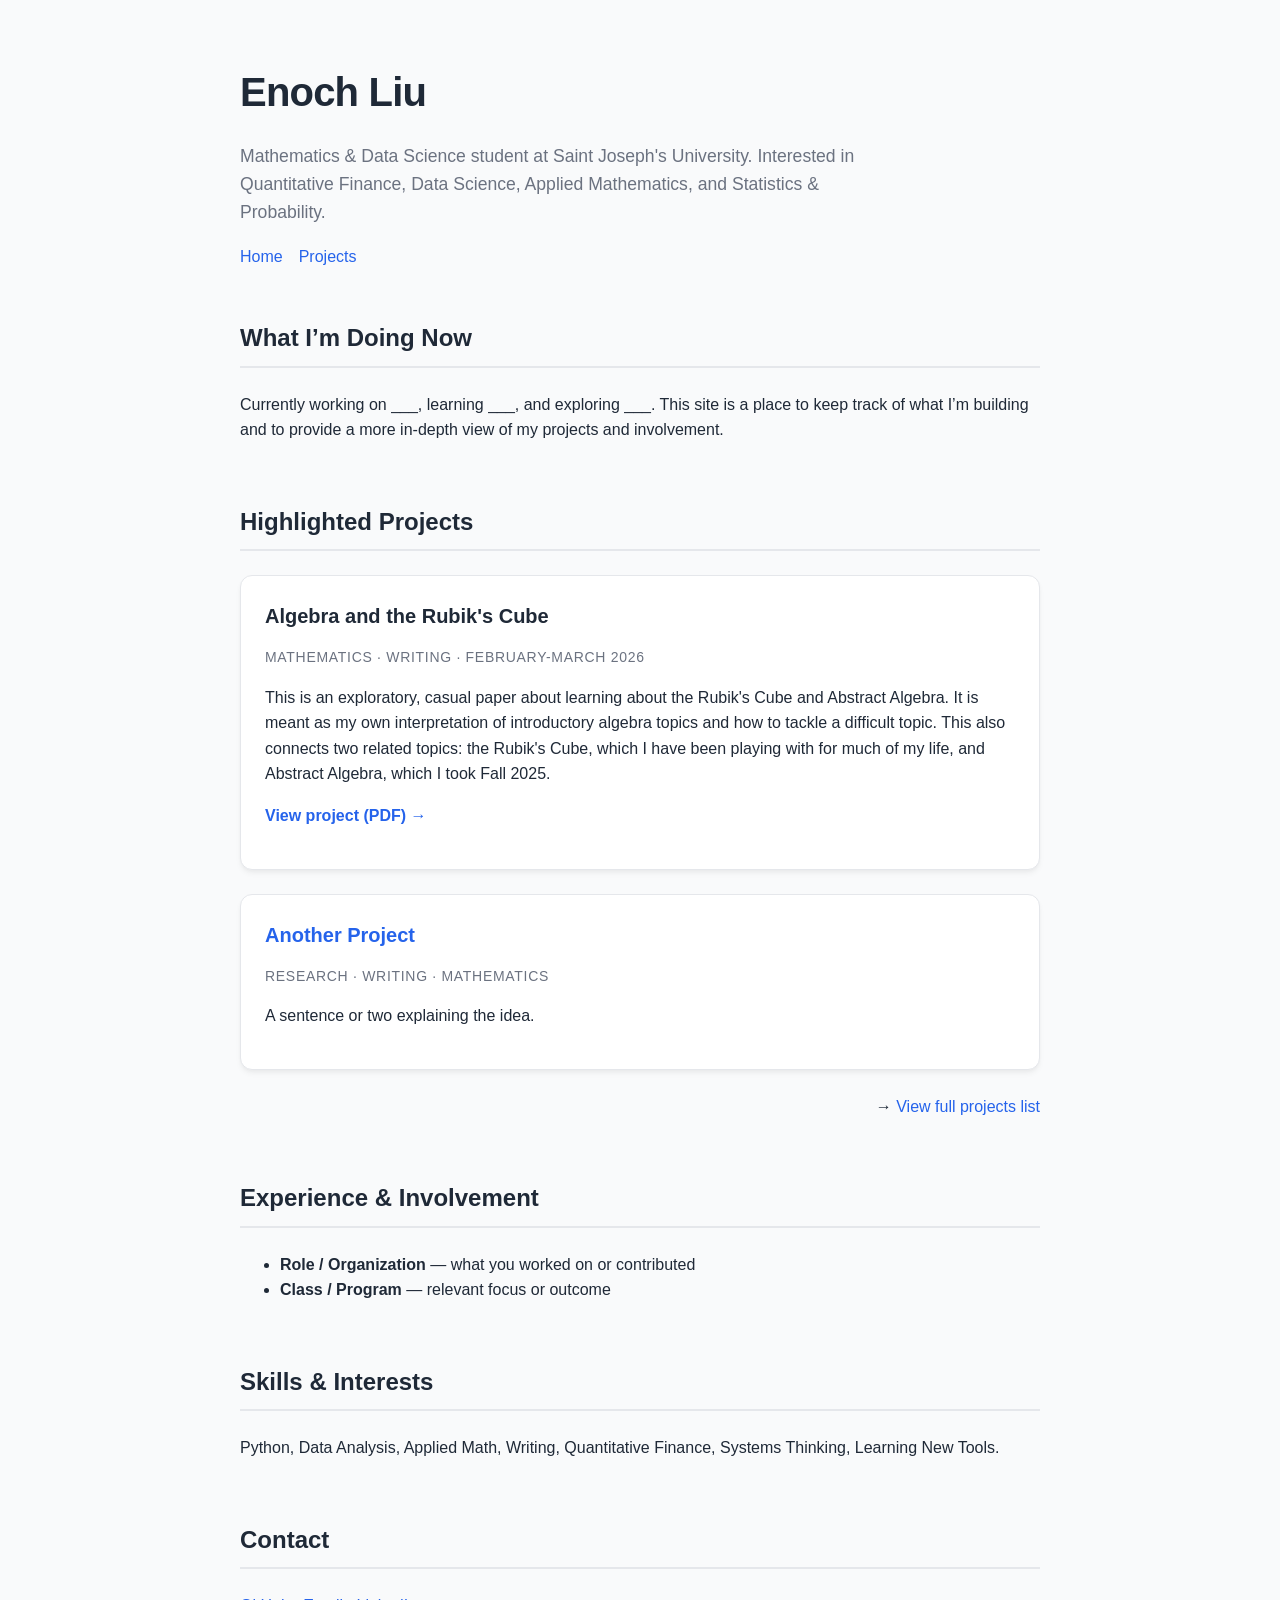
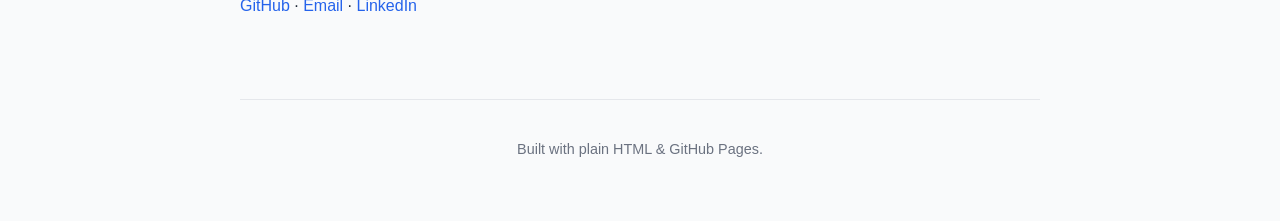
<file: index.html>
<!DOCTYPE html>
<html lang="en">
<head>
  <meta charset="UTF-8">
  <title>Enoch Liu | Mathematics & Data Science</title>
  <meta name="viewport" content="width=device-width, initial-scale=1">
  <link rel="stylesheet" href="style.css">
</head>

<body>

  <header>
    <h1>Enoch Liu</h1>
    <p class="tagline">
      Mathematics & Data Science student at Saint Joseph's University.
      Interested in Quantitative Finance, Data Science, Applied Mathematics, and Statistics & Probability.
    </p>
    <nav>
      <a href="index.html">Home</a>
      <a href="projects.html">Projects</a>
    </nav>
  </header>

  <section>
    <h2>What I’m Doing Now</h2>
    <p>
      Currently working on ___, learning ___, and exploring ___.
      This site is a place to keep track of what I’m building and to provide a more in-depth view of my projects and involvement.
    </p>
  </section>
  
  <section>
    <h2>Highlighted Projects</h2>

    <div class="project">
      <h3 class="project-title">Algebra and the Rubik's Cube</h3>
      <p class="project-meta">Mathematics · Writing · February-March 2026</p>
      <p>
        This is an exploratory, casual paper about learning about the Rubik's Cube and Abstract Algebra. It is meant as my own interpretation of
        introductory algebra topics and how to tackle a difficult topic. This also connects two related topics: the Rubik's Cube, which I have been 
        playing with for much of my life, and Abstract Algebra, which I took Fall 2025.
      </p>
      <p>
        <a href="pdfs/algebra-cube.pdf" target="_blank" rel="noopener"><strong>View project (PDF) &rarr;</strong></a>
      </p>
    </div>

    <div class="project">
      <h3 class="project-title"><a href="#">Another Project</a></h3>
      <p class="project-meta">Research · Writing · Mathematics</p>
      <p>
        A sentence or two explaining the idea.
      </p>
    </div>

    <p style="text-align: right; font-weight: 500;">
      &rarr; <a href="projects.html">View full projects list</a>
    </p>
  </section>

  <section>
    <h2>Experience & Involvement</h2>
    <ul>
      <li>
        <strong>Role / Organization</strong> — what you worked on or contributed
      </li>
      <li>
        <strong>Class / Program</strong> — relevant focus or outcome
      </li>
    </ul>
  </section>

  <section>
    <h2>Skills & Interests</h2>
    <p>
      Python, Data Analysis, Applied Math, Writing, Quantitative Finance, Systems Thinking, Learning New Tools.
    </p>
  </section>

  <section>
    <h2>Contact</h2>
    <p>
      <a href="https://github.com/Enoch-1Liu" target="_blank">GitHub</a> ·
      <a href="mailto:enochliu2024@gmail.com">Email</a> ·
      <a href="https://www.linkedin.com/in/enoch-liu1/" target="_blank">LinkedIn</a>
    </p>
  </section>

  <footer>
    <p>Built with plain HTML & GitHub Pages.</p>
  </footer>

</body>
</html>
</file>
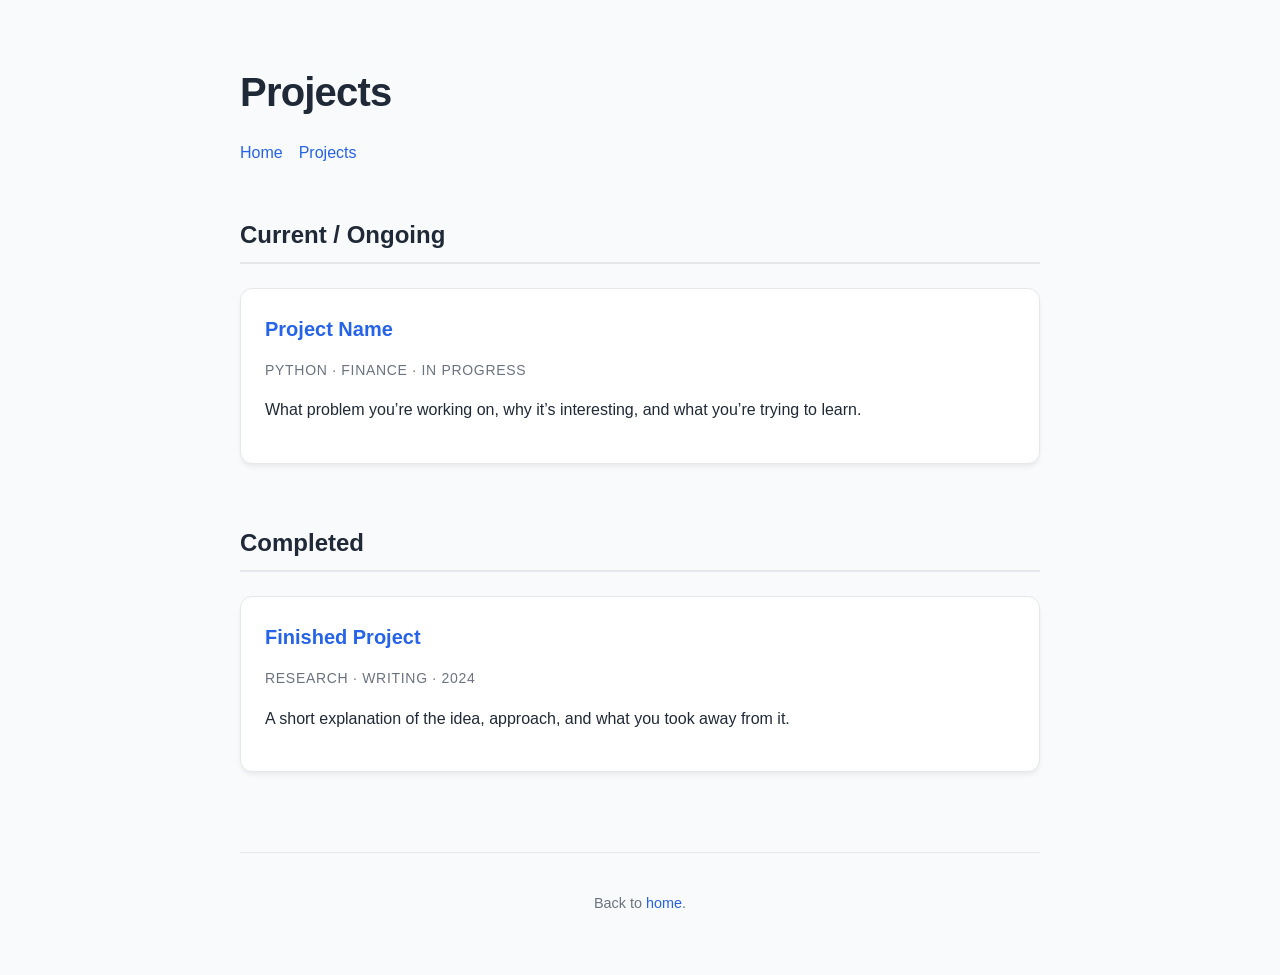
<file: projects.html>
<!DOCTYPE html>
<html lang="en">
<head>
  <meta charset="UTF-8">
  <title>Projects | Enoch Liu</title>
  <meta name="viewport" content="width=device-width, initial-scale=1">
  <link rel="stylesheet" href="style.css">
</head>
<body>

  <header>
    <h1>Projects</h1>
    <nav>
      <a href="index.html">Home</a>
      <a href="projects.html">Projects</a>
    </nav>
  </header>

  <section>
    <h2>Current / Ongoing</h2>

    <div class="project">
      <h3 class="project-title"><a href="#">Project Name</a></h3>
      <p class="project-meta">Python · Finance · In progress</p>
      <p>
        What problem you’re working on, why it’s interesting,
        and what you’re trying to learn.
      </p>
    </div>
  </section>

  <section>
    <h2>Completed</h2>

    <div class="project">
      <h3 class="project-title"><a href="#">Finished Project</a></h3>
      <p class="project-meta">Research · Writing · 2024</p>
      <p>
        A short explanation of the idea, approach,
        and what you took away from it.
      </p>
    </div>
  </section>

  <footer>
    <p>Back to <a href="index.html">home</a>.</p>
  </footer>

</body>
</html>
</file>
<file: style.css>
:root {
  --text-main: #1F2937;      /* Dark slate for high readability */
  --text-muted: #6B7280;     /* Soft gray for metadata */
  --bg-main: #F9FAFB;        /* Clean off-white page background */
  --bg-card: #FFFFFF;        /* Crisp white project cards */
  --accent: #2563EB;         /* Modern blue for links */
  --accent-hover: #1D4ED8;   /* Darker blue for interactions */
}

/* Base */
body {
  font-family: -apple-system, BlinkMacSystemFont, "Segoe UI", Roboto, Helvetica, Arial, sans-serif;
  max-width: 800px;
  margin: 60px auto;
  padding: 0 24px;
  line-height: 1.6;
  background: var(--bg-main);
  color: var(--text-main);
}

/* Headings */
h1 {
  font-size: 2.5rem;
  font-weight: 800;
  margin-bottom: 8px;
  letter-spacing: -0.02em;
}

h2 {
  font-size: 1.5rem;
  font-weight: 600;
  margin-top: 0;
  border-bottom: 2px solid #E5E7EB;
  padding-bottom: 8px;
  margin-bottom: 24px;
}

/* Links */
a {
  color: var(--accent);
  text-decoration: none;
  transition: color 0.2s ease;
}

a:hover {
  color: var(--accent-hover);
  text-decoration: underline;
}

/* Header */
header {
  margin-bottom: 50px;
}

.tagline {
  color: var(--text-muted);
  font-size: 1.1rem;
  max-width: 650px;
}

/* Navigation */
nav {
  margin-top: 16px;
  display: flex;
  gap: 16px;
}

nav a {
  font-size: 1rem;
  font-weight: 500;
}

/* Sections */
section {
  margin-bottom: 60px;
}

/* Project cards */
.project {
  background: var(--bg-card);
  border-radius: 12px;
  padding: 24px;
  margin-bottom: 24px;
  border: 1px solid #E5E7EB;
  box-shadow: 0 4px 6px -1px rgba(0, 0, 0, 0.05), 0 2px 4px -1px rgba(0, 0, 0, 0.03);
  transition: transform 0.2s ease, box-shadow 0.2s ease;
}

.project:hover {
  transform: translateY(-3px);
  box-shadow: 0 10px 15px -3px rgba(0, 0, 0, 0.1), 0 4px 6px -2px rgba(0, 0, 0, 0.05);
}

.project-title {
  font-size: 1.25rem;
  font-weight: 700;
  margin: 0 0 4px 0;
}

.project-meta {
  font-size: 0.875rem;
  color: var(--text-muted);
  font-weight: 500;
  margin-bottom: 12px;
  text-transform: uppercase;
  letter-spacing: 0.05em;
}

/* Footer */
footer {
  margin-top: 80px;
  padding-top: 24px;
  border-top: 1px solid #E5E7EB;
  font-size: 0.9rem;
  color: var(--text-muted);
  text-align: center;
  margin-bottom: 40px;
}
</file>
